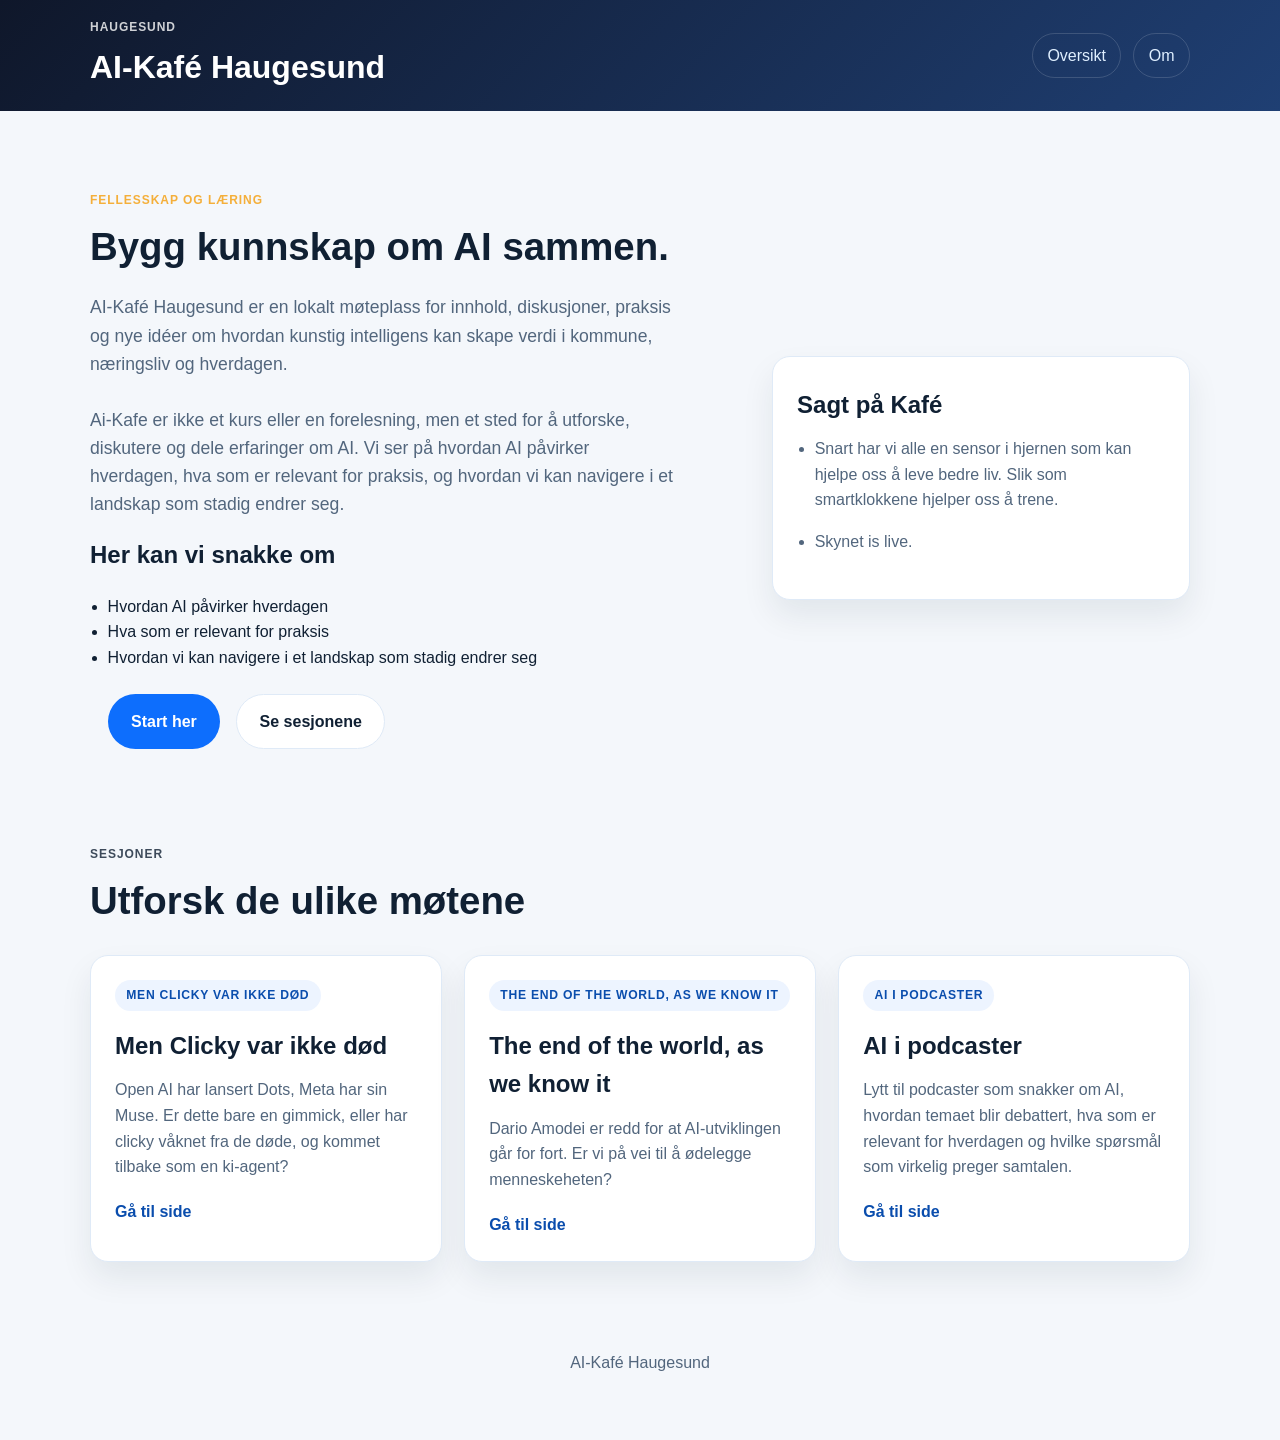
<file: index.html>
<!DOCTYPE html>
<html lang="no">
  <head>
    <meta charset="UTF-8" />
    <meta name="viewport" content="width=device-width, initial-scale=1.0" />
    <title>AI-Kafé Haugesund</title>
    <meta
      name="description"
      content="AI-Kafé Haugesund – et nettsted for å finne, lese og navigere mellom sesjoner om kunstig intelligens, praksis og innovasjon."
    />
    <link rel="stylesheet" href="styles.css" />
  </head>
  <body data-root="" data-page="home">
    <div data-header></div>

    <main>
      <section class="hero">
        <div class="container hero-grid">
          <div>
            <p class="eyebrow accent">Fellesskap og læring</p>
            <h2>Bygg kunnskap om AI sammen.</h2>
            <p class="lead">
              AI-Kafé Haugesund er en lokalt møteplass for innhold, diskusjoner,
              praksis og nye idéer om hvordan kunstig intelligens kan skape verdi i
              kommune, næringsliv og hverdagen.
              <br>
              <br>
              Ai-Kafe er ikke et kurs eller en forelesning, men et sted for å utforske, diskutere og dele erfaringer om AI. 
              Vi ser på hvordan AI påvirker hverdagen, hva som er relevant for praksis, og hvordan vi kan navigere i et landskap som stadig endrer seg.

              <h3>Her kan vi snakke om </h3>
              <ul class="checklist">
                <li>Hvordan AI påvirker hverdagen</li>
                <li>Hva som er relevant for praksis</li>
                <li>Hvordan vi kan navigere i et landskap som stadig endrer seg</li>
            </p>
            <div class="cta-row">
              <a class="button primary" href="sessions/session-3.html">Start her</a>
              <a class="button secondary" href="#sessions">Se sesjonene</a>
            </div>
          </div>
          <div class="hero-card">
            <h3>Sagt på Kafé</h3>
            <ul>
              <li><p>Snart har vi alle en sensor i hjernen som kan hjelpe oss å leve bedre liv. Slik som smartklokkene hjelper oss å trene.</p> </li>
              <li><p>Skynet is live.</p></li>
            </ul>
          </div>
        </div>
      </section>

      <section id="sessions" class="sessions-section">
        <div class="container">
          <div class="section-heading">
            <p class="eyebrow">Sesjoner</p>
            <h2>Utforsk de ulike møtene</h2>
          </div>

          <div class="card-grid">

            <article class="session-card">
              <span class="session-number">Men Clicky var ikke død</span>
              <h3>Men Clicky var ikke død</h3>
              <p>
                Open AI har lansert Dots, Meta har sin Muse. Er dette bare en gimmick,
                eller har clicky våknet fra de døde, og kommet tilbake som en ki-agent?
              </p>
              <a href="sessions/session-3.html">Gå til side</a>
            </article>

            <article class="session-card">
              <span class="session-number">The end of the world, as we know it</span>
              <h3>The end of the world, as we know it</h3>
              <p>
            Dario Amodei er redd for at AI-utviklingen går for fort. Er vi på vei til å ødelegge menneskeheten?
              </p>
              <a href="sessions/session-2.html">Gå til side</a>
            </article>

            <article class="session-card">
              <span class="session-number">AI i podcaster</span>
              <h3>AI i podcaster</h3>
              <p>
                Lytt til podcaster som snakker om AI, hvordan temaet blir debattert,
                hva som er relevant for hverdagen og hvilke spørsmål som virkelig
                preger samtalen.
              </p>
              <a href="sessions/session-1.html">Gå til side</a>
            </article>

          </div>
        </div>
      </section>
    </main>

    <footer class="site-footer">
      <div class="container">
        <p>AI-Kafé Haugesund</p>
      </div>
    </footer>
    <script src="header.js"></script>
  </body>
</html>
</file>
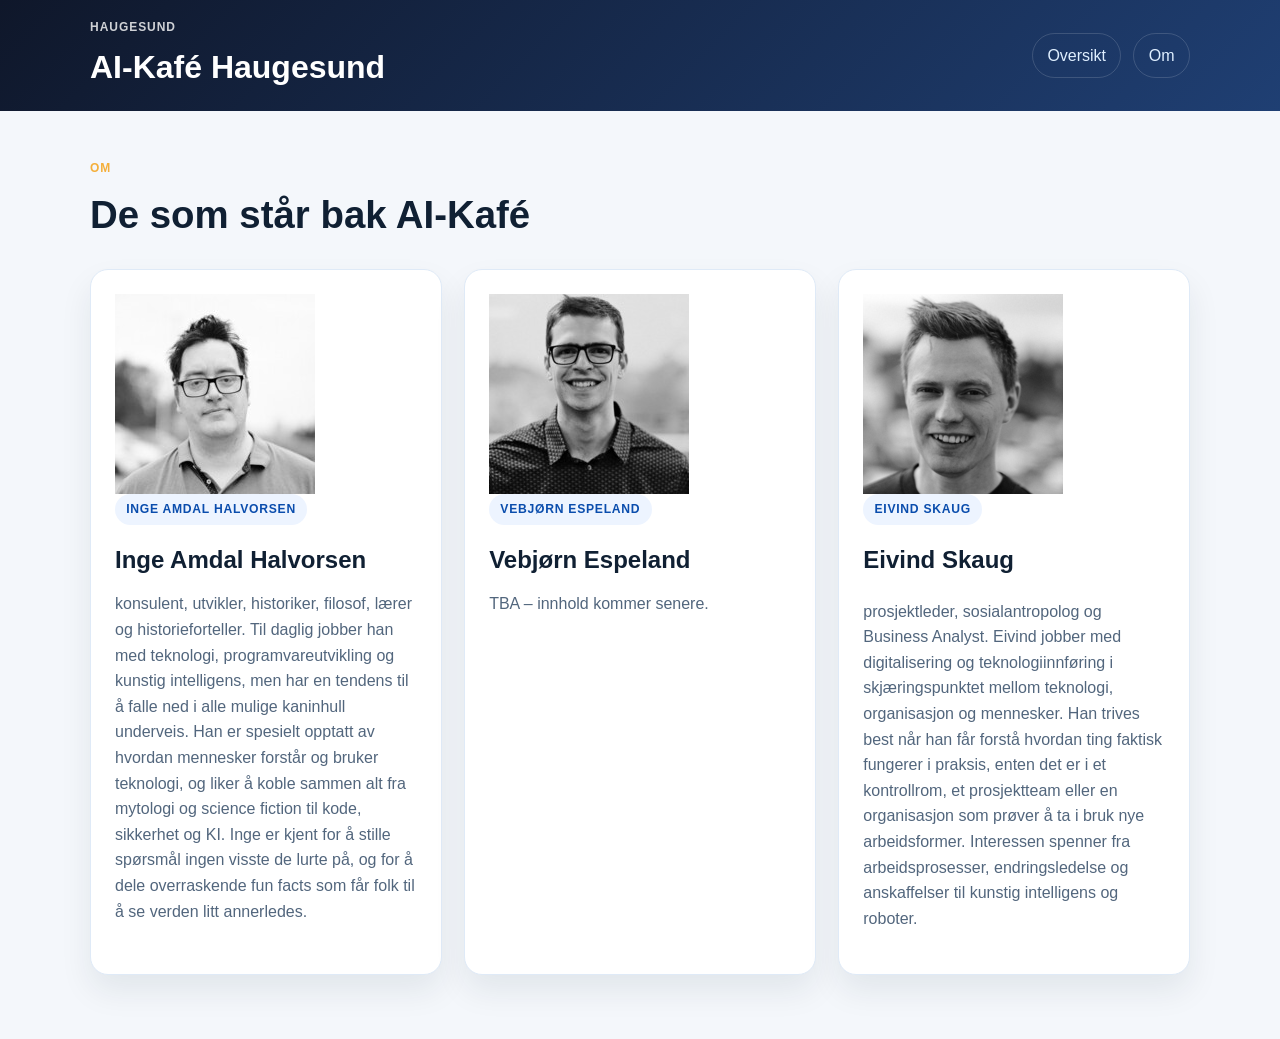
<file: about.html>
<!DOCTYPE html>
<html lang="no">
  <head>
    <meta charset="UTF-8" />
    <meta name="viewport" content="width=device-width, initial-scale=1.0" />
    <title>Om | AI-Kafé Haugesund</title>
    <link rel="stylesheet" href="styles.css" />
  </head>
  <body data-root="" data-page="about">
    <div data-header></div>

    <main class="page-shell">
      <div class="container">
        <div class="section-heading">
          <p class="eyebrow accent">Om</p>
          <h2>De som står bak AI-Kafé</h2>
        </div>

        <div class="card-grid">
          <article class="session-card">
            <img src="assets\thumb_ingeBekskjært.jpg" alt="Inge Halvorsen" />
            <span class="session-number">Inge Amdal Halvorsen</span>
            <h3>Inge Amdal Halvorsen</h3>
            <p class="person-intro person-intro-short" hidden>
              konsulent og utvikler med stor interesse for kunstig intelligens,
              teknologi og kunnskapsdeling. Han liker å utforske skjæringspunktet
              mellom mennesker, kultur og teknologi, og er alltid på jakt etter den
              neste interessante idéen, historien eller fotnoten.
            </p>
            <p class="person-intro person-intro-long">
              konsulent, utvikler, historiker, filosof, lærer og historieforteller.
              Til daglig jobber han med teknologi, programvareutvikling og kunstig
              intelligens, men har en tendens til å falle ned i alle mulige
              kaninhull underveis. Han er spesielt opptatt av hvordan mennesker
              forstår og bruker teknologi, og liker å koble sammen alt fra
              mytologi og science fiction til kode, sikkerhet og KI. Inge er kjent
              for å stille spørsmål ingen visste de lurte på, og for å dele
              overraskende fun facts som får folk til å se verden litt annerledes.
            </p>
          </article>

          <article class="session-card">
            <img src="assets\thumb_DSCF3933.JPG" alt="Vebjørn Espeland" />
            <span class="session-number">Vebjørn Espeland</span>
            <h3>Vebjørn Espeland</h3>
            <p>
              TBA – innhold kommer senere.
            </p>
          </article>

          <article class="session-card">
            <img src="assets\thumb_Portrett_Eivind.JPG" alt="Eivind Skaug" />
            <span class="session-number">Eivind Skaug</span>
            <h3>Eivind Skaug</h3>
            <p>
              <p class="person-intro person-intro-short" hidden>
                prosjektleder, sosialantropolog og rådgiver med stor interesse for digitalisering, teknologi og endringsarbeid. 
                Han liker å utforske skjæringspunktet mellom mennesker, organisasjoner og teknologi, og er spesielt opptatt av hvordan nye arbeidsformer, kunstig intelligens og innovasjon fungerer i praksis.
              </p>
              <p class="person-intro person-intro-long">
                prosjektleder, sosialantropolog og Business Analyst.
                Eivind jobber med digitalisering og teknologiinnføring i skjæringspunktet mellom teknologi, organisasjon og mennesker. Han trives best når han får forstå hvordan ting faktisk fungerer i praksis, enten det er i et kontrollrom, et prosjektteam eller en organisasjon som prøver å ta i bruk nye arbeidsformer. Interessen spenner fra arbeidsprosesser, endringsledelse og anskaffelser til kunstig intelligens og roboter.
            </p>
          </article>
        </div>
      </div>
    </main>
    <script src="header.js"></script>
  </body>
</html>
</file>
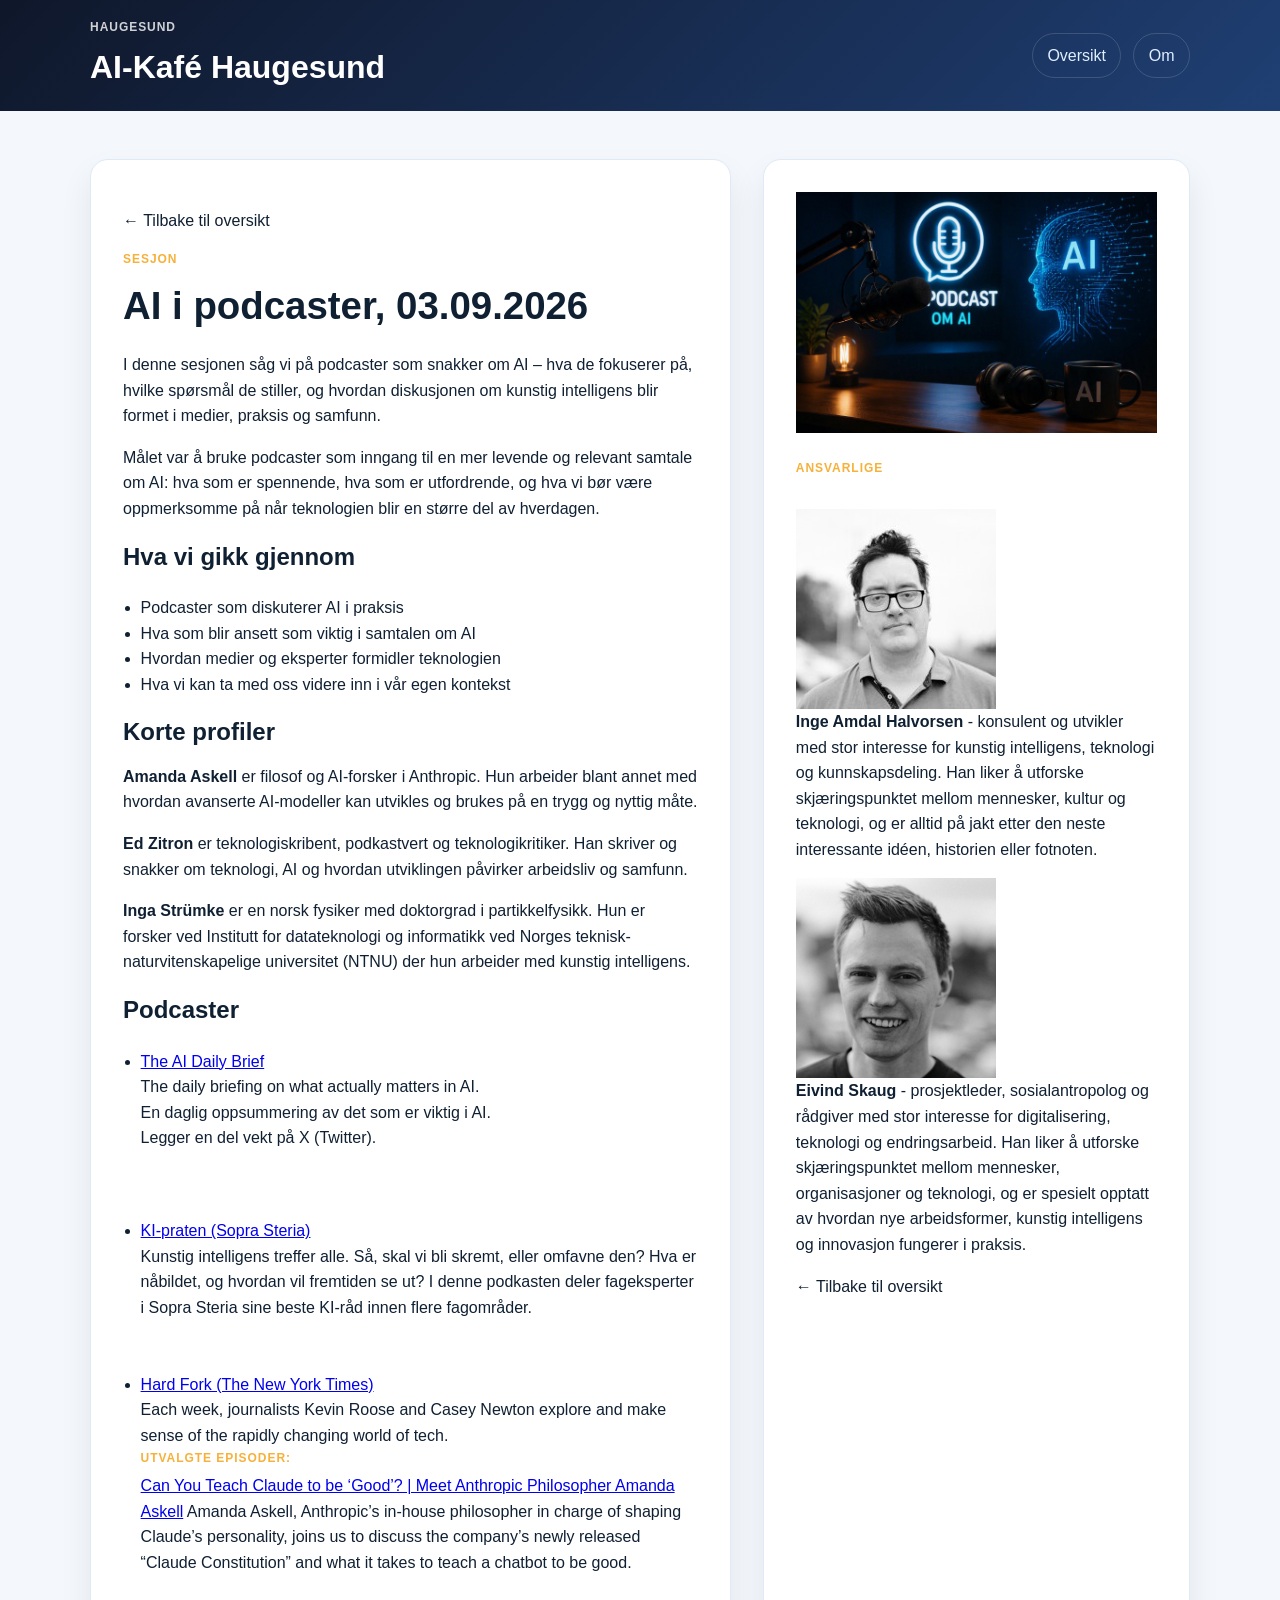
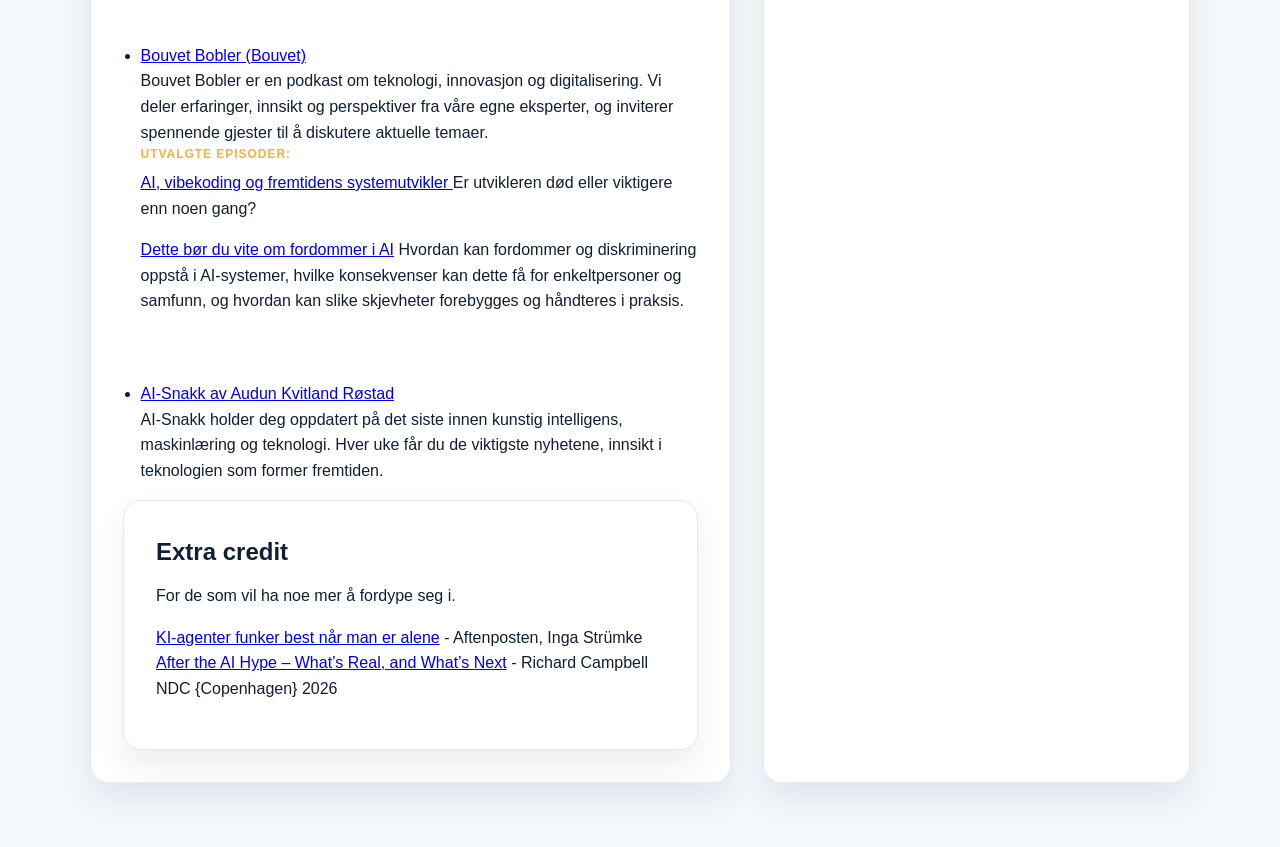
<file: sessions/session-1.html>
<!DOCTYPE html>
<html lang="no">
  <head>
    <meta charset="UTF-8" />
    <meta name="viewport" content="width=device-width, initial-scale=1.0" />
    <title>AI i podcaster</title>
    <link rel="stylesheet" href="../styles.css" />
  </head>
  <body data-root="../" data-page="session-1">
    <div data-header></div>

    <main class="page-shell">
      <div class="container article-grid">
        <article class="content-card">
          <p style="margin-top: 1rem;"><a class="back-link" href="../index.html">← Tilbake til oversikt</a></p>
          <p class="eyebrow accent">Sesjon</p>
          <h2>AI i podcaster, 03.09.2026</h2>
          <p>
            I denne sesjonen såg vi på podcaster som snakker om AI – hva de fokuserer
            på, hvilke spørsmål de stiller, og hvordan diskusjonen om kunstig
            intelligens blir formet i medier, praksis og samfunn.
          </p>
          <p>
            Målet var å bruke podcaster som inngang til en mer levende og relevant
            samtale om AI: hva som er spennende, hva som er utfordrende, og hva vi
            bør være oppmerksomme på når teknologien blir en større del av hverdagen.
          </p>

          <h3>Hva vi gikk gjennom</h3>
          <ul class="checklist">
            <li>Podcaster som diskuterer AI i praksis</li>
            <li>Hva som blir ansett som viktig i samtalen om AI</li>
            <li>Hvordan medier og eksperter formidler teknologien</li>
            <li>Hva vi kan ta med oss videre inn i vår egen kontekst</li>
          </ul>

          <h3>Korte profiler</h3>
          <p>
            <strong>Amanda Askell</strong> er filosof og AI-forsker i Anthropic. Hun
            arbeider blant annet med hvordan avanserte AI-modeller kan utvikles og
            brukes på en trygg og nyttig måte.
          </p>
          <p>
            <strong>Ed Zitron</strong> er teknologiskribent, podkastvert og
            teknologikritiker. Han skriver og snakker om teknologi, AI og hvordan
            utviklingen påvirker arbeidsliv og samfunn.
          </p>
          <p>
            <strong>Inga Strümke</strong> er en norsk fysiker med doktorgrad i partikkelfysikk. 
            Hun er forsker ved Institutt for datateknologi og informatikk ved Norges teknisk-naturvitenskapelige universitet (NTNU) der hun arbeider med kunstig intelligens.
          </p>

          <h3>Podcaster</h3>
          <ul class="checklist">
            <li><a href="https://aidailybrief.ai/">The AI Daily Brief</a>
              <br>
              The daily briefing on what actually matters in AI.
              <br>
              <p class="tab-space">En daglig oppsummering av det som er viktig i AI.<br>Legger en del vekt på X (Twitter).</p>
            </li>
            <br>
            <br>
            <li><a href="https://podme.com/no/podkast/rss-ki-praten/">KI-praten (Sopra Steria)</a>
              <br>
              Kunstig intelligens treffer alle. Så, skal vi bli skremt, eller omfavne den? 
              Hva er nåbildet, og hvordan vil fremtiden se ut? I denne podkasten deler fageksperter i Sopra Steria sine beste KI-råd innen flere fagområder.
            </li>
            <br>
            <br>
            <li><a href="https://www.nytimes.com/column/hard-fork">Hard Fork (The New York Times)</a>
              <br>
              Each week, journalists Kevin Roose and Casey Newton explore and make sense of the rapidly changing world of tech.
              <p class="eyebrow accent">Utvalgte episoder:</p>
              <p><a href= "https://www.youtube.com/watch?v=HDfr8PvfoOw">Can You Teach Claude to be ‘Good’? | Meet Anthropic Philosopher Amanda Askell</a> 
                Amanda Askell, Anthropic’s in-house philosopher in charge of shaping Claude’s personality, joins us to discuss the company’s newly released “Claude Constitution” and what it takes to teach a chatbot to be good.

            </li>
            <br>
            <br>
            <li><a href="https://www.bouvet.no/podcasts">Bouvet Bobler (Bouvet)</a>
              <br>
              Bouvet Bobler er en podkast om teknologi, innovasjon og digitalisering.
              Vi deler erfaringer, innsikt og perspektiver fra våre egne eksperter, og inviterer spennende gjester til å diskutere aktuelle temaer.
              <br>
              <p class="eyebrow accent">Utvalgte episoder:</p>
              <p><a href="https://www.bouvet.no/podcasts/ai-vibekoding-systemutvikling">AI, vibekoding og fremtidens systemutvikler </a> Er utvikleren død eller viktigere enn noen gang?</p>
              <p><a href="https://www.bouvet.no/podcasts/ai-robotisering">Dette bør du vite om fordommer i AI</a> Hvordan kan fordommer og diskriminering oppstå i AI-systemer, hvilke konsekvenser kan dette få for enkeltpersoner og samfunn, og hvordan kan slike skjevheter forebygges og håndteres i praksis.</p>
            </li>
            <br>
            <br>
            <li><a href=https://open.spotify.com/show/5epoQjlgkiIiSg4i2nA00e?si=d220754e3cba43c4">AI-Snakk av Audun Kvitland Røstad</a> 
              <br>
              AI-Snakk holder deg oppdatert på det siste innen kunstig intelligens, maskinlæring og teknologi.
              Hver uke får du de viktigste nyhetene, innsikt i teknologien som former fremtiden.
            </li>
          </ul>

            <article class="content-card">
              <h3>Extra credit</h3>
              <p>
                For de som vil ha noe mer å fordype seg i.
              </p>
              <p>
                <a href="https://www.aftenposten.no/meninger/kommentar/i/Gxnv2V/ki-agenter-funker-best-naar-man-er-alene">KI-agenter funker best når man er alene</a> - Aftenposten, Inga Strümke
                <a href="https://www.youtube.com/watch?v=uWnUnMphmPM">After the AI Hype – What’s Real, and What’s Next</a> - Richard Campbell NDC {Copenhagen} 2026
              </p>
            </article>
          </article>

        <aside class="content-card">
          <img src="assets/session-1/picture.png" alt="AI-Kafé Haugesund, sesjon 1" />
          <br>
          <p class="eyebrow accent">Ansvarlige</p>
          <br>
          <img src="../assets/thumb_ingeBekskjært.jpg" alt="Inge Halvorsen" />
          <p class="person-intro person-intro-short">
            <strong>Inge Amdal Halvorsen</strong> - konsulent og utvikler med stor interesse for kunstig intelligens, teknologi og kunnskapsdeling.
            Han liker å utforske skjæringspunktet mellom mennesker, kultur og teknologi, og er alltid på jakt etter den neste interessante idéen, historien eller fotnoten.
          </p>
          <img src="../assets/thumb_Portrett_Eivind.JPG" alt="Eivind Skaug" />
          <p> 
            <strong>Eivind Skaug</strong> - prosjektleder, sosialantropolog og rådgiver med stor interesse for digitalisering, teknologi og endringsarbeid. 
                Han liker å utforske skjæringspunktet mellom mennesker, organisasjoner og teknologi, og er spesielt opptatt av hvordan nye arbeidsformer, kunstig intelligens og innovasjon fungerer i praksis.
          </p>
          <p style="margin-top: 1rem;"><a class="back-link" href="../index.html">← Tilbake til oversikt</a></p>
        </aside>
      </div>
    </main>
    <script src="../header.js"></script>
  </body>
</html>
</file>
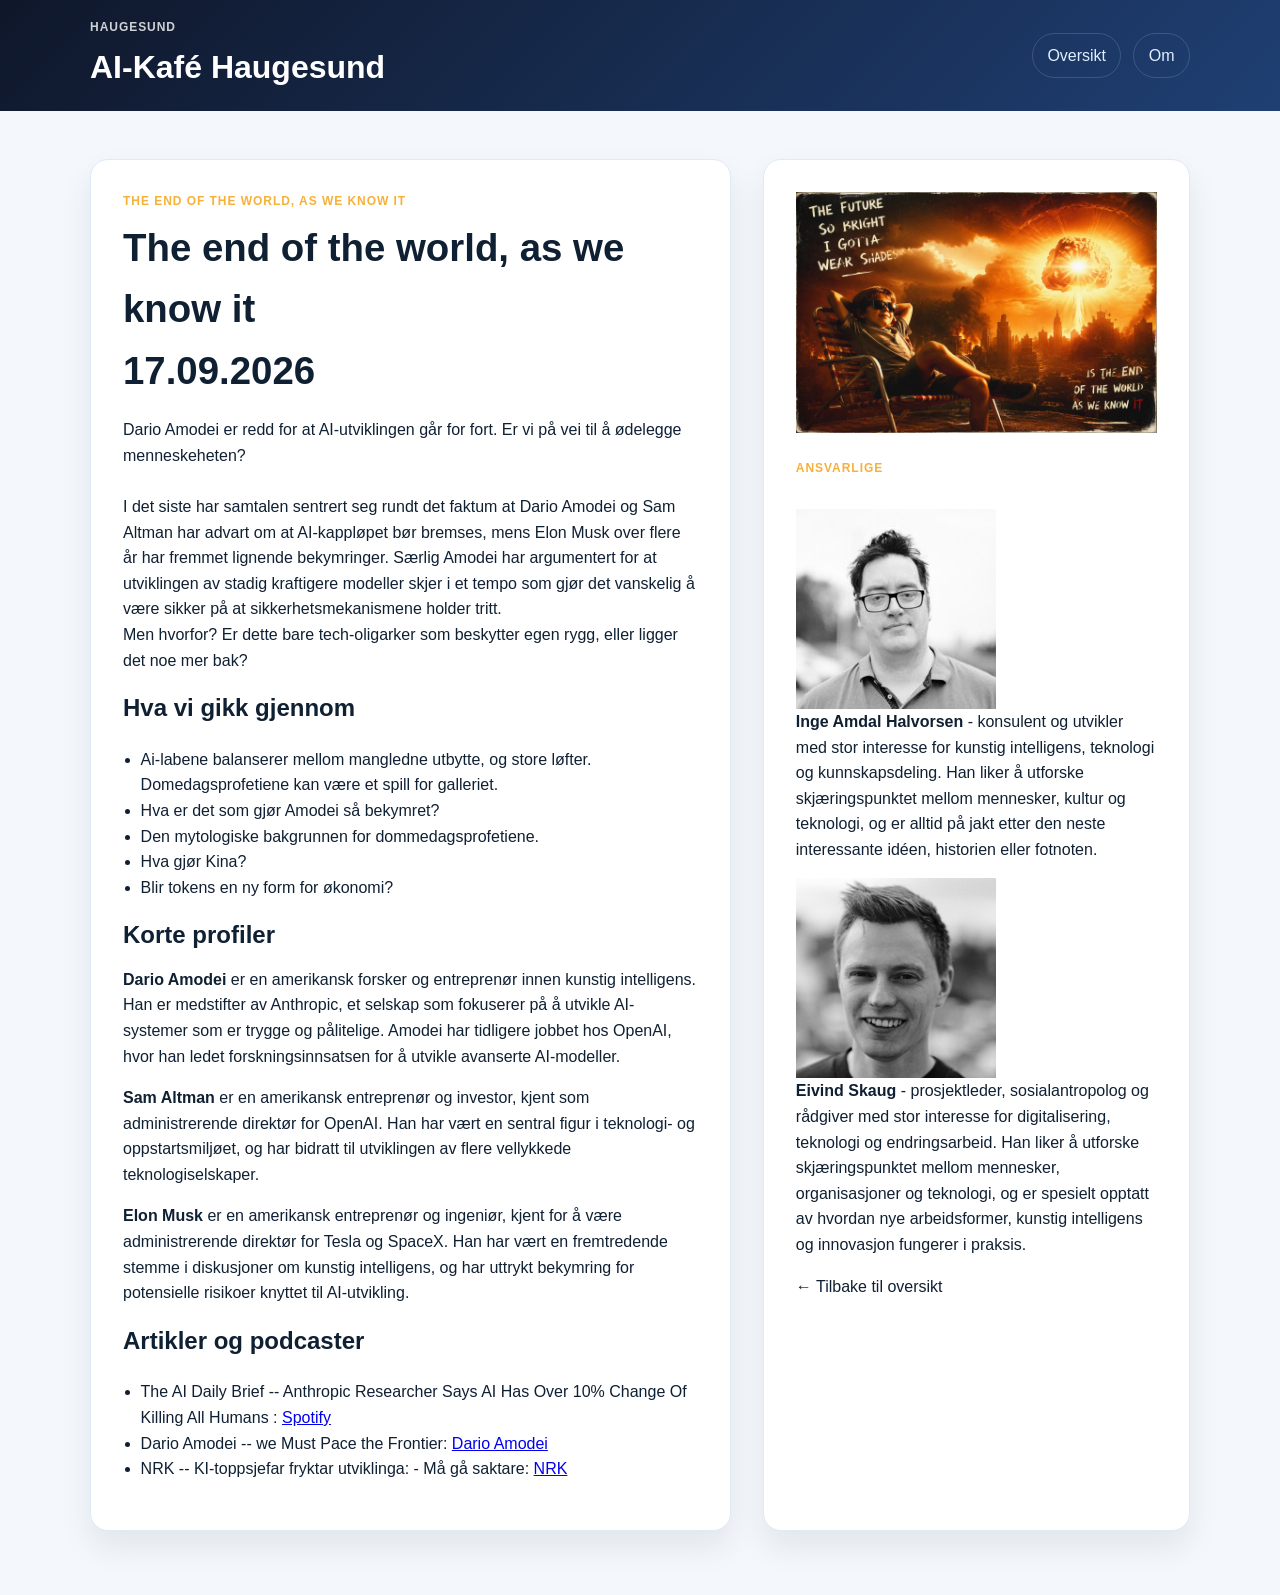
<file: sessions/session-2.html>
<!DOCTYPE html>
<html lang="no">
  <head>
    <meta charset="UTF-8" />
    <meta name="viewport" content="width=device-width, initial-scale=1.0" />
    <title>Sesjon 2 | AI-Kafé Haugesund</title>
    <link rel="stylesheet" href="../styles.css" />
  </head>
  <body data-root="../" data-page="session-2">
    <div data-header></div>

    <main class="page-shell">
      <div class="container article-grid">
        <article class="content-card">
          <p class="eyebrow accent">The end of the world, as we know it</p>
          <h2>The end of the world, as we know it <br>17.09.2026 </h2>
          <p>
            Dario Amodei er redd for at AI-utviklingen går for fort. Er vi på vei til å ødelegge menneskeheten?<br><br>
            I det siste har samtalen sentrert seg rundt det faktum at Dario Amodei og Sam Altman har advart om at AI-kappløpet bør bremses, mens Elon Musk over flere år har fremmet lignende bekymringer. Særlig Amodei har argumentert for at utviklingen av stadig kraftigere modeller skjer i et tempo som gjør det vanskelig å være sikker på at sikkerhetsmekanismene holder tritt.<br>
            Men hvorfor? Er dette bare tech-oligarker som beskytter egen rygg, eller ligger det noe mer bak?
          </p>

          <h3>Hva vi gikk gjennom</h3>
          <ul class="checklist">
            <li>Ai-labene balanserer mellom mangledne utbytte, og store løfter. Domedagsprofetiene kan være et spill for galleriet.</li>
            <li>Hva er det som gjør Amodei så bekymret?</li>
            <li>Den mytologiske bakgrunnen for dommedagsprofetiene.</li>
            <li>Hva gjør Kina?</li>
            <li>Blir tokens en ny form for økonomi?</li>
          </ul>

          <h3>Korte profiler</h3>
          <p>
            <strong>Dario Amodei</strong> er en amerikansk forsker og entreprenør innen kunstig intelligens. 
            Han er medstifter av Anthropic, et selskap som fokuserer på å utvikle AI-systemer som er trygge og pålitelige. 
            Amodei har tidligere jobbet hos OpenAI, hvor han ledet forskningsinnsatsen for å utvikle avanserte AI-modeller.
          </p>
          <p>
            <strong>Sam Altman</strong> er en amerikansk entreprenør og investor, kjent som administrerende direktør for OpenAI. 
            Han har vært en sentral figur i teknologi- og oppstartsmiljøet, og har bidratt til utviklingen av flere vellykkede teknologiselskaper.
          </p>
          <p>
            <strong>Elon Musk</strong> er en amerikansk entreprenør og ingeniør, kjent for å være administrerende direktør for Tesla og SpaceX. 
            Han har vært en fremtredende stemme i diskusjoner om kunstig intelligens, og har uttrykt bekymring for potensielle risikoer knyttet til AI-utvikling.
          </p>

          <h3>Artikler og podcaster</h3>
          <ul class="checklist">
            <li>The AI Daily Brief -- Anthropic Researcher Says AI Has Over 10% Change Of Killing All Humans : <a href="https://open.spotify.com/episode/4xD9AhlhIpzg6phdhS65qJ?si=87adb5d3b9574cad" target="_blank">Spotify</a></li>
            <li>Dario Amodei -- we Must Pace the Frontier: <a href="https://darioamodei.com/post/we-must-pace-the-frontier" target="_blank">Dario Amodei</a></li>
            <li>NRK -- KI-toppsjefar fryktar utviklinga: - Må gå saktare: <a href="https://www.nrk.no/artikkel/ki-toppsjefar-fryktar-utviklinga-ma-ga-saktare-1527748" target="_blank">NRK</a></li>
          </ul>
        </article>

        <aside class="content-card">
          <img src="assets/session-2/picture.png" alt="AI-Kafé Haugesund, sesjon 2" />
          <br>
          <p class="eyebrow accent">Ansvarlige</p>
          <br>
          <img src="../assets/thumb_ingeBekskjært.jpg" alt="Inge Halvorsen" />
          <p class="person-intro person-intro-short">
            <strong>Inge Amdal Halvorsen</strong> - konsulent og utvikler med stor interesse for kunstig intelligens, teknologi og kunnskapsdeling.
            Han liker å utforske skjæringspunktet mellom mennesker, kultur og teknologi, og er alltid på jakt etter den neste interessante idéen, historien eller fotnoten.
          </p>
          <img src="../assets/thumb_Portrett_Eivind.JPG" alt="Eivind Skaug" />
          <p> 
            <strong>Eivind Skaug</strong> - prosjektleder, sosialantropolog og rådgiver med stor interesse for digitalisering, teknologi og endringsarbeid. 
                Han liker å utforske skjæringspunktet mellom mennesker, organisasjoner og teknologi, og er spesielt opptatt av hvordan nye arbeidsformer, kunstig intelligens og innovasjon fungerer i praksis.
          </p>
          <p style="margin-top: 1rem;"><a class="back-link" href="../index.html">← Tilbake til oversikt</a></p>
        </aside>
      </div>
    </main>
    <script src="../header.js"></script>
  </body>
</html>
</file>
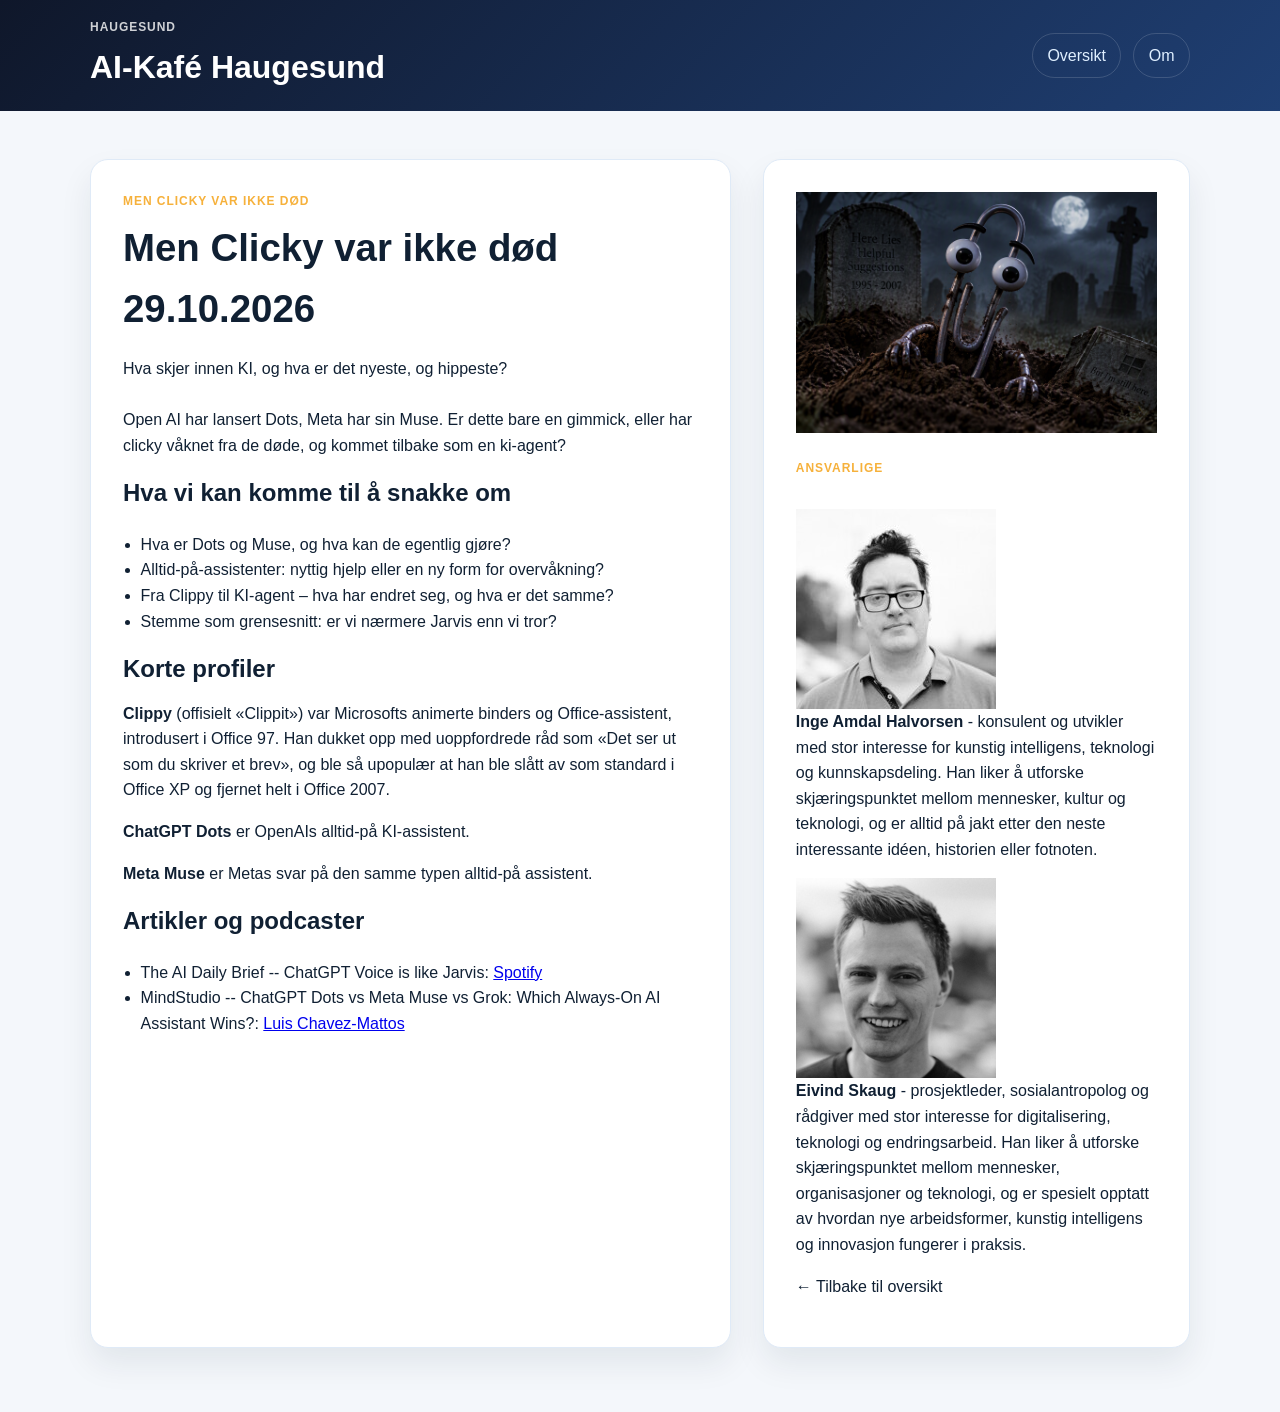
<file: sessions/session-3.html>
<!DOCTYPE html>
<html lang="no">
  <head>
    <meta charset="UTF-8" />
    <meta name="viewport" content="width=device-width, initial-scale=1.0" />
    <title>Sesjon 3 | AI-Kafé Haugesund</title>
    <link rel="stylesheet" href="../styles.css" />
  </head>
  <body data-root="../" data-page="session-3">
    <div data-header></div>

    <main class="page-shell">
      <div class="container article-grid">
        <article class="content-card">
          <p class="eyebrow accent">Men Clicky var ikke død</p>
          <h2>Men Clicky var ikke død <br>29.10.2026 </h2>
          <p>
            Hva skjer innen KI, og hva er det nyeste, og hippeste?<br><br>
            Open AI har lansert Dots, Meta har sin Muse.
            Er dette bare en gimmick, eller har clicky våknet fra de døde, og kommet tilbake som en ki-agent?
          </p>

          <h3>Hva vi kan komme til å snakke om</h3>
          <ul class="checklist">
            <li>Hva er Dots og Muse, og hva kan de egentlig gjøre?</li>
            <li>Alltid-på-assistenter: nyttig hjelp eller en ny form for overvåkning?</li>
            <li>Fra Clippy til KI-agent – hva har endret seg, og hva er det samme?</li>
            <li>Stemme som grensesnitt: er vi nærmere Jarvis enn vi tror?</li>
          </ul>

          <h3>Korte profiler</h3>
          <p>
            <strong>Clippy</strong> (offisielt «Clippit») var Microsofts animerte binders og Office-assistent, introdusert i Office 97.
            Han dukket opp med uoppfordrede råd som «Det ser ut som du skriver et brev», og ble så upopulær at han ble slått av som standard i Office XP og fjernet helt i Office 2007.
          </p>
          <p>
            <strong>ChatGPT Dots</strong> er OpenAIs alltid-på KI-assistent.
          </p>
          <p>
            <strong>Meta Muse</strong> er Metas svar på den samme typen alltid-på assistent.
          </p>

          <h3>Artikler og podcaster</h3>
          <ul class="checklist">
            <li>The AI Daily Brief -- ChatGPT Voice is like Jarvis: <a href="https://open.spotify.com/episode/3PTcwtl8ZTzubmUghVsbp4?si=4fe99381c12b432d" target="_blank">Spotify</a></li>
            <li>MindStudio -- ChatGPT Dots vs Meta Muse vs Grok: Which Always-On AI Assistant Wins?: <a href="https://www.mindstudio.ai/blog/chatgpt-dots-vs-muse-grok" target="_blank">Luis Chavez-Mattos</a></li>
          </ul>
        </article>

        <aside class="content-card">
          <img src="assets/session-3/picture.png" alt="AI-Kafé Haugesund, sesjon 3" />
          <br>
          <p class="eyebrow accent">Ansvarlige</p>
          <br>
          <img src="../assets/thumb_ingeBekskjært.jpg" alt="Inge Halvorsen" />
          <p class="person-intro person-intro-short">
            <strong>Inge Amdal Halvorsen</strong> - konsulent og utvikler med stor interesse for kunstig intelligens, teknologi og kunnskapsdeling.
            Han liker å utforske skjæringspunktet mellom mennesker, kultur og teknologi, og er alltid på jakt etter den neste interessante idéen, historien eller fotnoten.
          </p>
          <img src="../assets/thumb_Portrett_Eivind.JPG" alt="Eivind Skaug" />
          <p>
            <strong>Eivind Skaug</strong> - prosjektleder, sosialantropolog og rådgiver med stor interesse for digitalisering, teknologi og endringsarbeid.
                Han liker å utforske skjæringspunktet mellom mennesker, organisasjoner og teknologi, og er spesielt opptatt av hvordan nye arbeidsformer, kunstig intelligens og innovasjon fungerer i praksis.
          </p>
          <p style="margin-top: 1rem;"><a class="back-link" href="../index.html">← Tilbake til oversikt</a></p>
        </aside>
      </div>
    </main>
    <script src="../header.js"></script>
  </body>
</html>
</file>
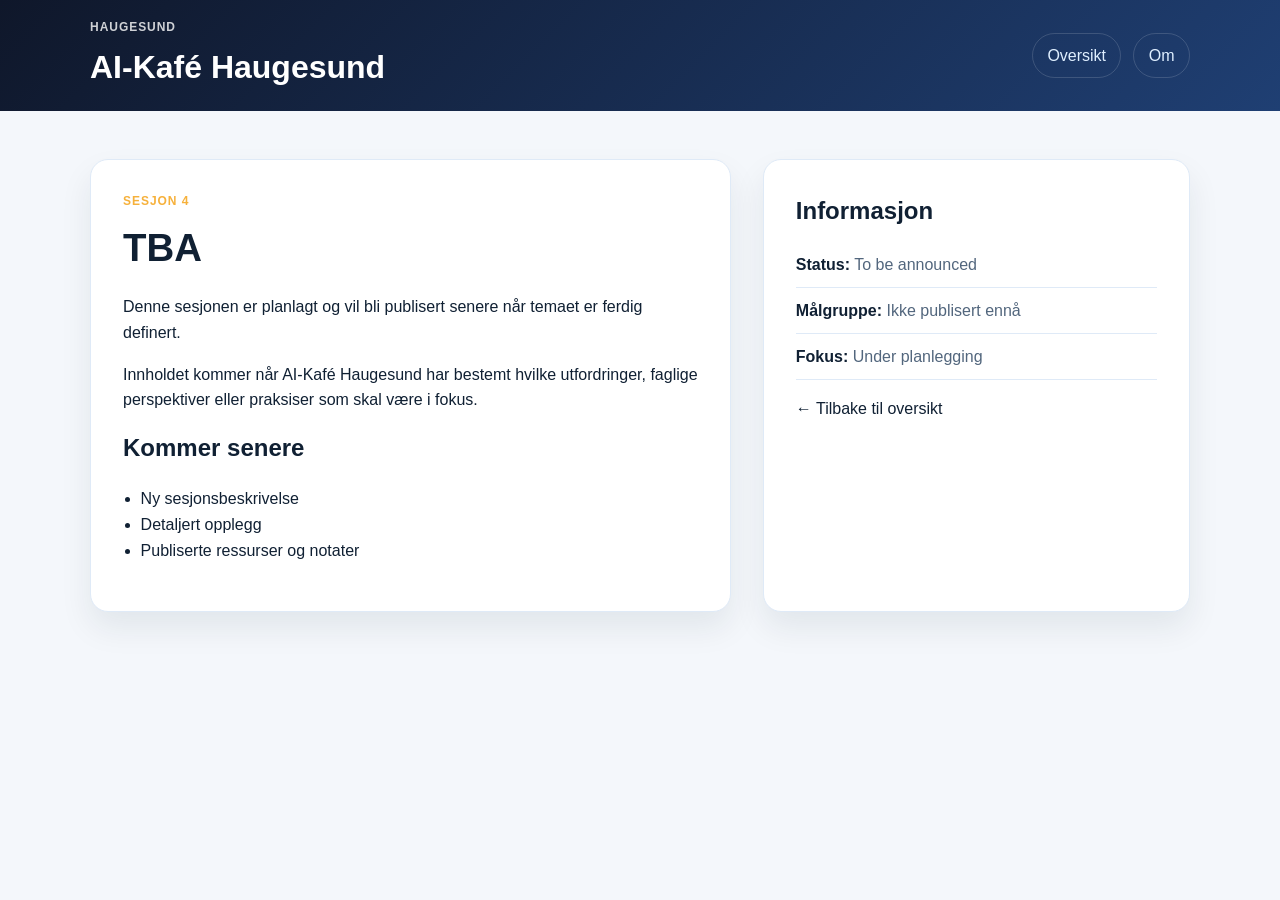
<file: sessions/session-4.html>
<!DOCTYPE html>
<html lang="no">
  <head>
    <meta charset="UTF-8" />
    <meta name="viewport" content="width=device-width, initial-scale=1.0" />
    <title>Sesjon 4 | AI-Kafé Haugesund</title>
    <link rel="stylesheet" href="../styles.css" />
  </head>
  <body data-root="../" data-page="session-4">
    <div data-header></div>

    <main class="page-shell">
      <div class="container article-grid">
        <article class="content-card">
          <p class="eyebrow accent">Sesjon 4</p>
          <h2>TBA</h2>
          <p>
            Denne sesjonen er planlagt og vil bli publisert senere når temaet er
            ferdig definert.
          </p>
          <p>
            Innholdet kommer når AI-Kafé Haugesund har bestemt hvilke utfordringer,
            faglige perspektiver eller praksiser som skal være i fokus.
          </p>

          <h3>Kommer senere</h3>
          <ul class="checklist">
            <li>Ny sesjonsbeskrivelse</li>
            <li>Detaljert opplegg</li>
            <li>Publiserte ressurser og notater</li>
          </ul>
        </article>

        <aside class="content-card">
          <h3>Informasjon</h3>
          <ul class="meta-list">
            <li><strong>Status:</strong> To be announced</li>
            <li><strong>Målgruppe:</strong> Ikke publisert ennå</li>
            <li><strong>Fokus:</strong> Under planlegging</li>
          </ul>
          <p style="margin-top: 1rem;"><a class="back-link" href="../index.html">← Tilbake til oversikt</a></p>
        </aside>
      </div>
    </main>
    <script src="../header.js"></script>
  </body>
</html>
</file>
<file: styles.css>
:root {
  --bg: #f4f7fb;
  --surface: #ffffff;
  --surface-alt: #edf4ff;
  --primary: #0d6efd;
  --primary-dark: #0a4dad;
  --text: #102033;
  --muted: #52667d;
  --border: #dfeaf7;
  --accent: #f59e0b;
  --shadow: 0 16px 32px rgba(16, 32, 51, 0.08);
}

* {
  box-sizing: border-box;
}

html {
  scroll-behavior: smooth;
}

body {
  margin: 0;
  font-family: Arial, Helvetica, sans-serif;
  background: var(--bg);
  color: var(--text);
  line-height: 1.6;
}

img {
  max-width: 100%;
  display: block;
}

.container {
  width: min(1100px, calc(100% - 2rem));
  margin: 0 auto;
}

.site-header {
  background: linear-gradient(135deg, #0f172a 0%, #1f3f73 100%);
  color: white;
  padding: 1.1rem 0;
}

.header-inner {
  display: flex;
  align-items: center;
  justify-content: space-between;
  gap: 1rem;
}

h1, h2, h3, p {
  margin-top: 0;
}

h1 {
  margin-bottom: 0;
  font-size: clamp(2rem, 2.5vw, 3rem);
}

h2 {
  font-size: clamp(2rem, 3vw, 3rem);
  margin-bottom: 1rem;
}

h3 {
  font-size: 1.5rem;
  margin-bottom: 0.75rem;
}

.eyebrow {
  margin-bottom: 0.35rem;
  text-transform: uppercase;
  letter-spacing: 0.08em;
  font-size: 0.75rem;
  font-weight: 700;
  opacity: 0.8;
}

.eyebrow.accent {
  color: var(--accent);
}

.top-nav {
  display: flex;
  flex-wrap: wrap;
  gap: 0.75rem;
}

.top-nav a,
.session-card a,
.back-link {
  color: inherit;
  text-decoration: none;
}

.top-nav a {
  padding: 0.55rem 0.9rem;
  border-radius: 999px;
  color: #dfefff;
  border: 1px solid rgba(255, 255, 255, 0.15);
  transition: all 0.2s ease;
}

.top-nav a:hover,
.top-nav a.active {
  background: rgba(255, 255, 255, 0.12);
  border-color: rgba(255, 255, 255, 0.3);
}

.hero {
  padding: 5rem 0 4rem;
}

.hero-grid {
  display: grid;
  grid-template-columns: 1.4fr 0.9fr;
  gap: 2rem;
  align-items: center;
}

.lead {
  max-width: 60ch;
  color: var(--muted);
  font-size: 1.1rem;
}

.cta-row {
  display: flex;
  flex-wrap: wrap;
  gap: 1rem;
  margin-top: 1.5rem;
}

.button {
  display: inline-flex;
  align-items: center;
  justify-content: center;
  border-radius: 999px;
  padding: 0.85rem 1.4rem;
  text-decoration: none;
  font-weight: 700;
  border: 1px solid transparent;
  transition: transform 0.2s ease, opacity 0.2s ease;
}

.button:hover {
  transform: translateY(-1px);
}

.button.primary {
  background: var(--primary);
  color: white;
}

.button.primary:hover {
  background: var(--primary-dark);
}

.button.secondary {
  background: var(--surface);
  color: var(--text);
  border-color: var(--border);
}

.hero-card,
.session-card,
.content-card {
  background: var(--surface);
  border: 1px solid var(--border);
  border-radius: 18px;
  box-shadow: var(--shadow);
}

.hero-card {
  padding: 1.8rem 1.5rem;
}

.hero-card ul {
  margin: 0;
  padding-left: 1.1rem;
  color: var(--muted);
}

.sessions-section {
  padding: 1rem 0 4rem;
}

.section-heading {
  margin-bottom: 1.5rem;
}

.card-grid {
  display: grid;
  grid-template-columns: repeat(3, minmax(0, 1fr));
  gap: 1.4rem;
}

.session-card {
  padding: 1.5rem;
}

.session-number {
  display: inline-block;
  font-size: 0.76rem;
  text-transform: uppercase;
  letter-spacing: 0.06em;
  color: var(--primary-dark);
  background: var(--surface-alt);
  border-radius: 999px;
  padding: 0.35rem 0.7rem;
  margin-bottom: 1rem;
  font-weight: 700;
}

.session-card p {
  color: var(--muted);
  margin-bottom: 1.2rem;
}

.session-card a {
  font-weight: 700;
  color: var(--primary-dark);
}

.page-shell {
  padding: 3rem 0 4rem;
}

.content-card {
  padding: 2rem;
}

.article-grid {
  display: grid;
  grid-template-columns: 1.2fr 0.8fr;
  gap: 2rem;
}

.meta-list {
  list-style: none;
  padding: 0;
  margin: 0;
}

.meta-list li {
  border-bottom: 1px solid var(--border);
  padding: 0.6rem 0;
  color: var(--muted);
}

.meta-list strong {
  color: var(--text);
}

.checklist {
  margin-top: 1.2rem;
  padding-left: 1.1rem;
}

.site-footer {
  padding: 1.5rem 0 3rem;
  color: var(--muted);
  text-align: center;
}

@media (max-width: 800px) {
  .hero-grid,
  .article-grid,
  .card-grid {
    grid-template-columns: 1fr;
  }

  .header-inner {
    flex-direction: column;
    align-items: flex-start;
  }

  .top-nav {
    width: 100%;
  }

  .top-nav a {
    flex: 1 1 auto;
    text-align: center;
  }
}
</file>
